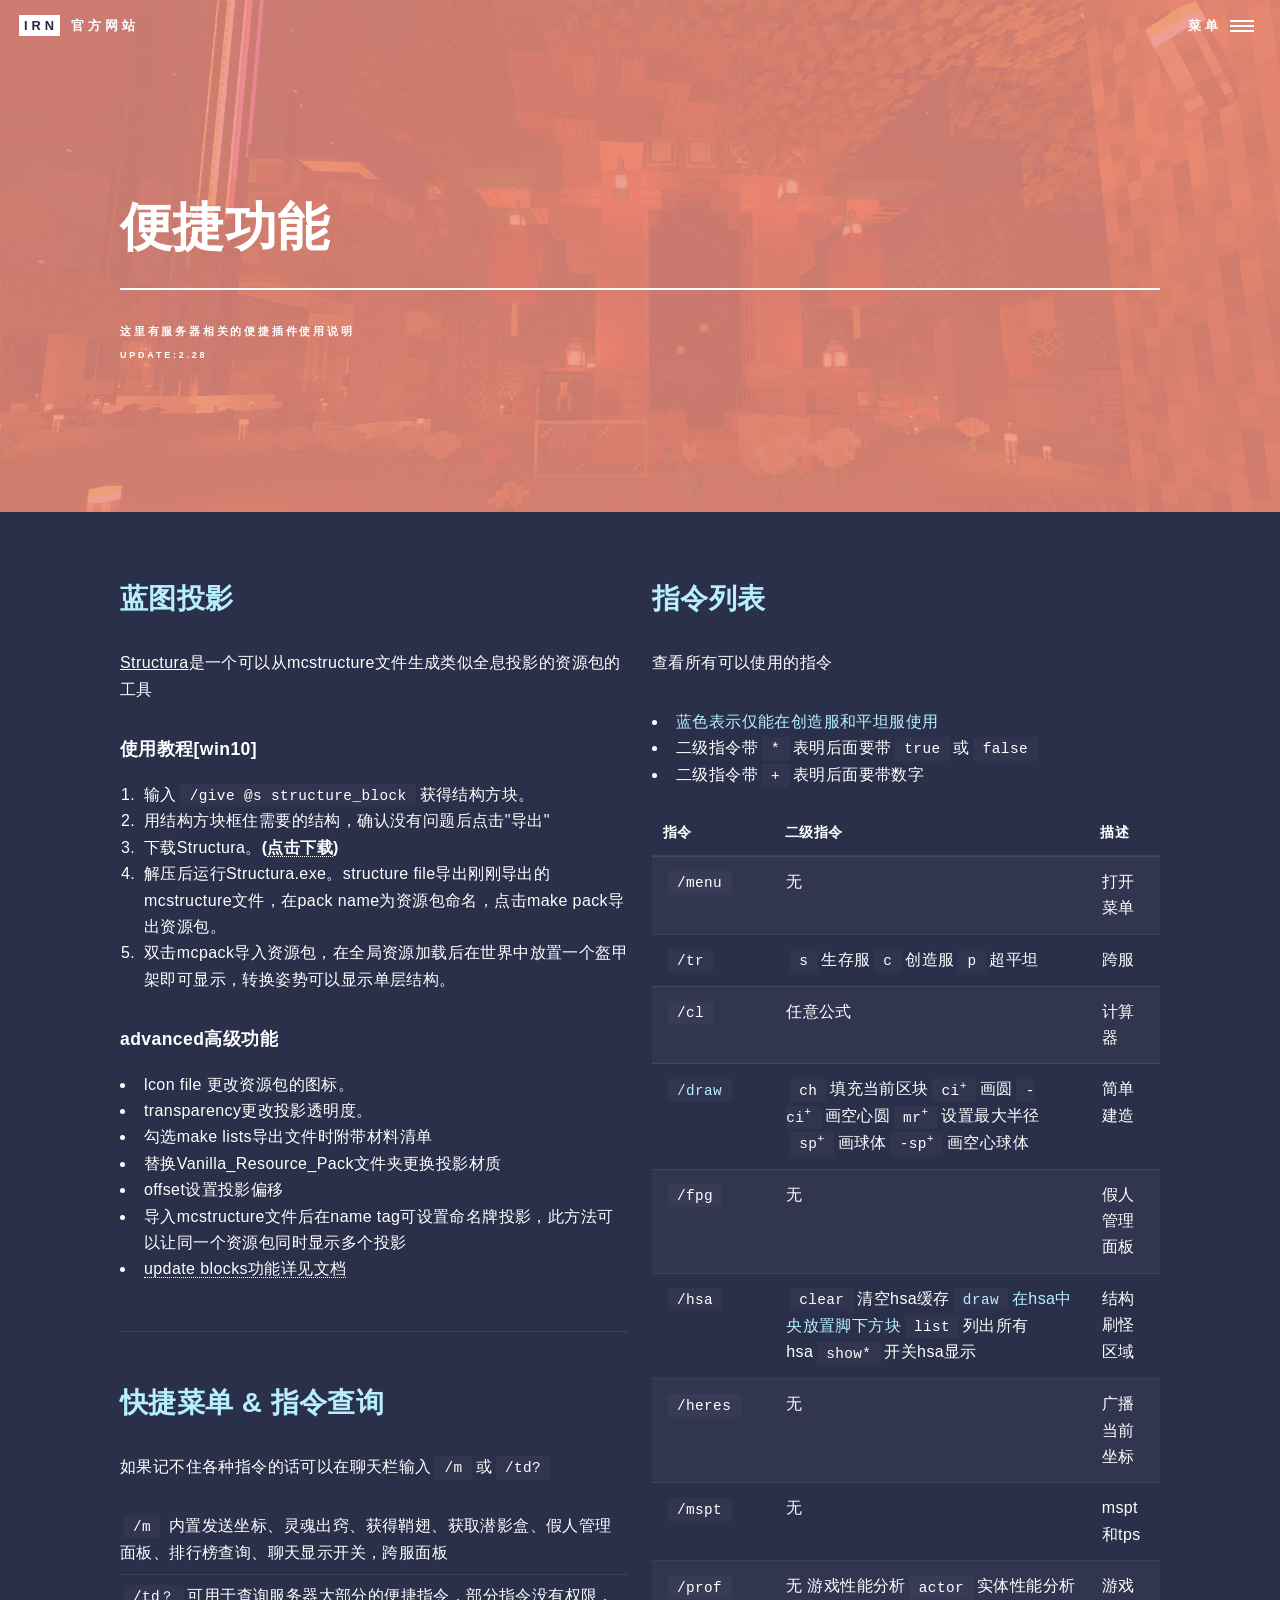
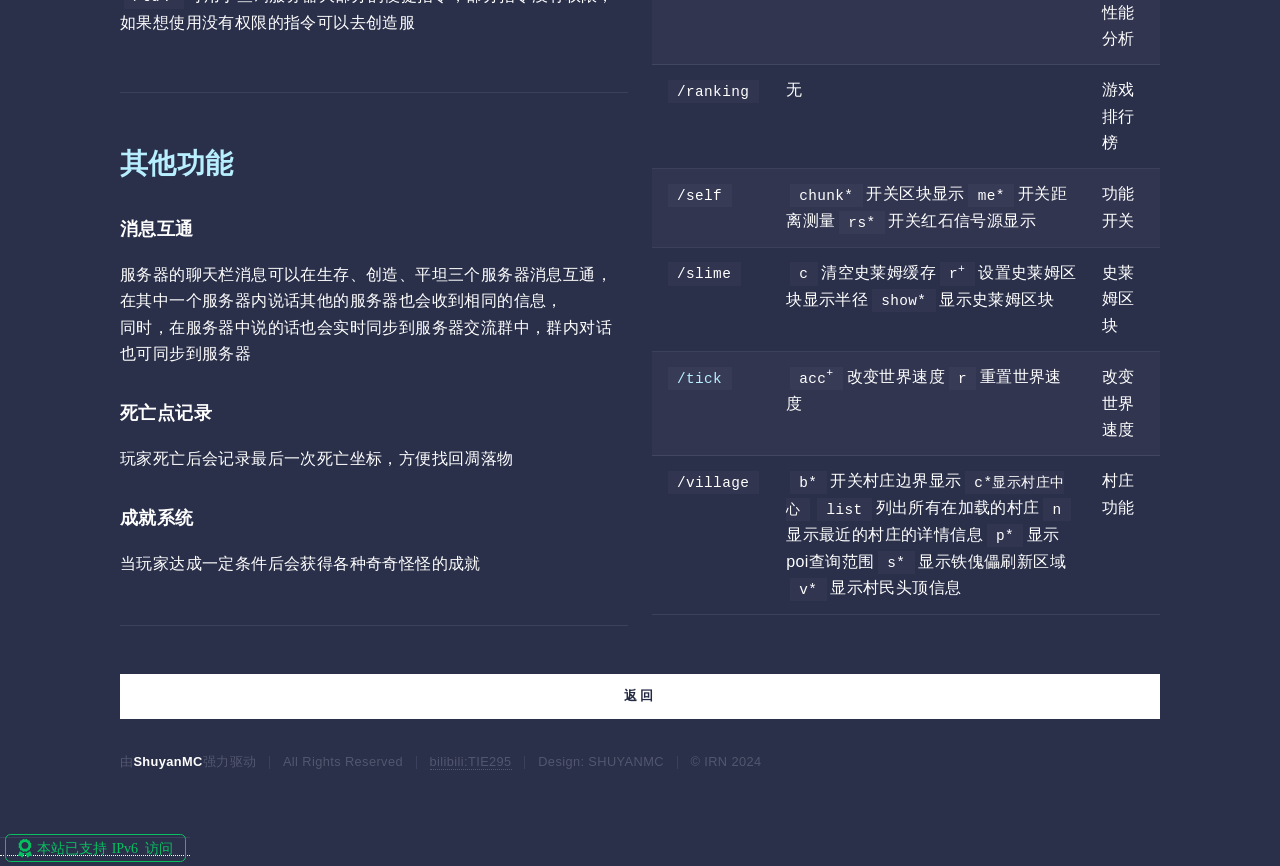
<file: function.html>
<!DOCTYPE HTML>
<!--
	Forty by HTML5 UP
	html5up.net | @ajlkn
	Free for personal and commercial use under the CCA 3.0 license (html5up.net/license)
-->
<html>
	<head>
		<title>IRON NETWORK | 官方网站</title>
				<meta charset="utf-8" />
				<meta name="keywords" content="喵,">
				<meta name="viewport" content="width=device-width, initial-scale=1, user-scalable=no" />
				<link rel="stylesheet" href="ty.css" />
			
			</head>
		<body class="is-preload">
		
			<!-- Wrapper -->
				<div id="wrapper">
		
					<!-- Header -->
						<header id="header" class="alt">
							<a href="index.html" class="logo"><strong>IRN</strong> <span> 官方网站</span></a>
							<nav>
								<a href="#menu">菜单</a>
							</nav>
						</header>
		
					<!-- Menu -->
						<nav id="menu">
							<ul class="links">
								<li><a href="index.html">首页</a></li>
								<li><a href="team.html">IRN team</a></li>
								<li><a href="function.html">便捷功能</a></li>
								<li><a href="404.html">最新动态</a></li>
							</ul>
							<ul class="actions stacked">
								<li><a href="https://qm.qq.com/q/AOsXL2hWg2" class="button primary fit">加入玩家交流群</a></li>
							</ul>
						</nav>

				<!-- Banner -->
				<!-- Note: The "styleN" class below should match that of the header element. -->
					<section id="banner" class="style3">
						<div class="inner">
							<span class="image">
								<img src="images/pic07.jpg" alt="" />
							</span>
							<header class="major">
								<h1>便捷功能</h1>
							</header>
							<div class="content">
								<p>这里有服务器相关的便捷插件使用说明<br><sub>update:2.28</sub></p>
							</div>
						</div>
					</section>

				<!-- Main -->
					<div id="main">

						<!-- One -->
					<div class="inner">
						<div class="row">
							<div class="col-6 col-12-small">
								<h2><font color="#b7efff">蓝图投影</font></h2>
								<p><u>Structura</u>是一个可以从mcstructure文件生成类似全息投影的资源包的工具</p>
								
								<h4>使用教程[win10]</h4>
								<ol>
									<li>输入<code>/give @s structure_block</code>获得结构方块。</li>
									<li>用结构方块框住需要的结构，确认没有问题后点击"导出"</li>
									<li>下载Structura。<b>(<a href="Structura.1.4.0.beta.zip">点击下载</a>)</b></li>
									<li>解压后运行Structura.exe。structure file导出刚刚导出的mcstructure文件，在pack name为资源包命名，点击make pack导出资源包。</li>
									<li>双击mcpack导入资源包，在全局资源加载后在世界中放置一个盔甲架即可显示，转换姿势可以显示单层结构。</li>
								</ol>
								<h4>advanced高级功能</h4>
								<ul>
									<li>lcon file 更改资源包的图标。</li>
									<li>transparency更改投影透明度。</li>
									<li>勾选make lists导出文件时附带材料清单</li>
									<li>替换Vanilla_Resource_Pack文件夹更换投影材质</li>
									<li>offset设置投影偏移</li>
									<li>导入mcstructure文件后在name tag可设置命名牌投影，此方法可以让同一个资源包同时显示多个投影</li>
									<li><a href="https://github.com/RavinMaddHatter/Structura/blob/main/docs/Editing%20Blocks.md">update blocks功能详见文档</a></li>
								</ul>
								<hr class="major" />
									<h2><font color="#b7efff">快捷菜单 &amp; 指令查询</font></h2>
									<p>如果记不住各种指令的话可以在聊天栏输入<code>/m</code>或<code>/td?</code></p>
									<ul class="alt">
										<li><code>/m</code> 内置发送坐标、灵魂出窍、获得鞘翅、获取潜影盒、假人管理面板、排行榜查询、聊天显示开关，跨服面板 </li>
										<li><code>/td？</code>可用于查询服务器大部分的便捷指令，部分指令没有权限，如果想使用没有权限的指令可以去创造服</li>
									</ul>
									<hr class="major" />
										<h2><font color="#b7efff">其他功能</font></h2>
										<h4>消息互通</h4>
										<p>服务器的聊天栏消息可以在生存、创造、平坦三个服务器消息互通，在其中一个服务器内说话其他的服务器也会收到相同的信息，<br />同时，在服务器中说的话也会实时同步到服务器交流群中，群内对话也可同步到服务器</p>
										<h4>死亡点记录</h4>
										<p>玩家死亡后会记录最后一次死亡坐标，方便找回凋落物</p>
										<h4>成就系统</h4>
										<p>当玩家达成一定条件后会获得各种奇奇怪怪的成就</p>
									<hr class="major" />
							</div>
							<div class="col-6 col-12-small">
								<h2><font color="#b7efff">指令列表</font></h2>
								<p>查看所有可以使用的指令</p>
								<ul>
									<li><font color="#b7efff">蓝色表示仅能在创造服和平坦服使用</font></li>
									<li>二级指令带<code>*</code>表明后面要带<code>true</code>或<code>false</code></li>
									<li>二级指令带<code>+</code>表明后面要带数字</li>
								</ul>
								<div class="table-wrapper">
									<table>
										<thead>
											<tr>
												<th>指令</th>
												<th>二级指令</th>
												<th>描述</th>
											</tr>
										</thead>
										<tbody>
											<tr>
												<td><code>/menu</code></td>
												<td>无</td>
												<td>打开菜单</td>
											</tr>
											<tr>
												<td><code>/tr</code></td>
												<td><code>s</code>生存服<code>c</code>创造服<code>p</code>超平坦</td>
												<td>跨服</td>
											</tr>
											<tr>
												<td><code>/cl</code></td>
												<td>任意公式</td>
												<td>计算器</td>
											</tr>
											<tr>
												<td><code><font color="#b7efff">/draw</font></code></td>
												<td><code>ch</code>填充当前区块<code>ci<sup>+</sup></code>画圆<code>-ci<sup>+</sup></code>画空心圆<code>mr<sup>+</sup></code>设置最大半径<code>sp<sup>+</sup></code>画球体<code>-sp<sup>+</sup></code>画空心球体</td>
												<td>简单建造</td>
											</tr>
											<tr>
												<td><code>/fpg</code></td>
												<td>无</td>
												<td>假人管理面板</td>
											</tr>
											<tr>
												<td><code>/hsa</code></td>
												<td><code>clear</code>清空hsa缓存<code><font color="#b7efff">draw</code>在hsa中央放置脚下方块</font><code>list</code>列出所有hsa<code>show*</code>开关hsa显示</td>
												<td>结构刷怪区域</td>
											</tr>
											<tr>
												<td><code>/heres</code></td>
												<td>无</td>
												<td>广播当前坐标</td>
											</tr>
											<tr>
												<td><code>/mspt</code></td>
												<td>无</td>
												<td>mspt和tps</td>
											</tr>
											<tr>
												<td><code>/prof</code></td>
												<td>无 游戏性能分析<code>actor</code>实体性能分析</td>
												<td>游戏性能分析</td>
											</tr>
											<tr>
												<td><code>/ranking</code></td>
												<td>无</td>
												<td>游戏排行榜</td>
											</tr>
											<tr>
												<td><code>/self</code></td>
												<td><code>chunk*</code>开关区块显示<code>me*</code>开关距离测量<code>rs*</code>开关红石信号源显示</td>
												<td>功能开关</td>
											</tr>
											<tr>
												<td><code>/slime</code></td>
												<td><code>c</code>清空史莱姆缓存<code>r<sup>+</sup></code>设置史莱姆区块显示半径<code>show*</code>显示史莱姆区块</td>
												<td>史莱姆区块</td>
											</tr>
											<tr>
												<td><code><font color="#b7efff">/tick</font></code></td>
												<td><code>acc<sup>+</sup></code>改变世界速度<code>r</code>重置世界速度</td>
												<td>改变世界速度</td>
											</tr>
											<tr>
												<td><code>/village</code></td>
												<td><code>b*</code>开关村庄边界显示<code>c*显示村庄中心</code><code>list</code>列出所有在加载的村庄<code>n</code>显示最近的村庄的详情信息<code>p*</code>显示poi查询范围<code>s*</code>显示铁傀儡刷新区域<code>v*</code>显示村民头顶信息</td>
												<td>村庄功能</td>
											</tr>
										</tbody>
									</table>
								</div>
							</div>
					</div>
					<div class="col-6 col-12-small">
						<ul class="actions stacked">
						<li><a href="index.html" class="button primary fit">返回</a></li>
						</ul>
					</div>
				<!-- Footer -->
					<footer id="footer">
						<div class="inner">
							<ul class="copyright">
								<li>由<strong>ShuyanMC</strong>强力驱动</li><li>All Rights Reserved</li><li><a href="https://space.bilibili.com/3461577940404347?spm_id_from=333.337.0.0">bilibili:TIE295</a></li><li>Design: SHUYANMC</li><li>&copy; IRN 2024</li>
							</ul>
						</div>
					</footer>
					</div>

			

		<!-- Scripts -->

			<script src="ty.js"></script>
			<script src="ty2.js"></script>
<a href="https://ipw.cn/ipv6webcheck/?site=cn.hk.zream1.hayfrp.ink" title="本站支持IPv6访问" target='_blank'><img style='display:inline-block;vertical-align:middle' alt="本站支持IPv6访问" src="ipv6-s1.svg"></a>
	</body>
</html>
</file>
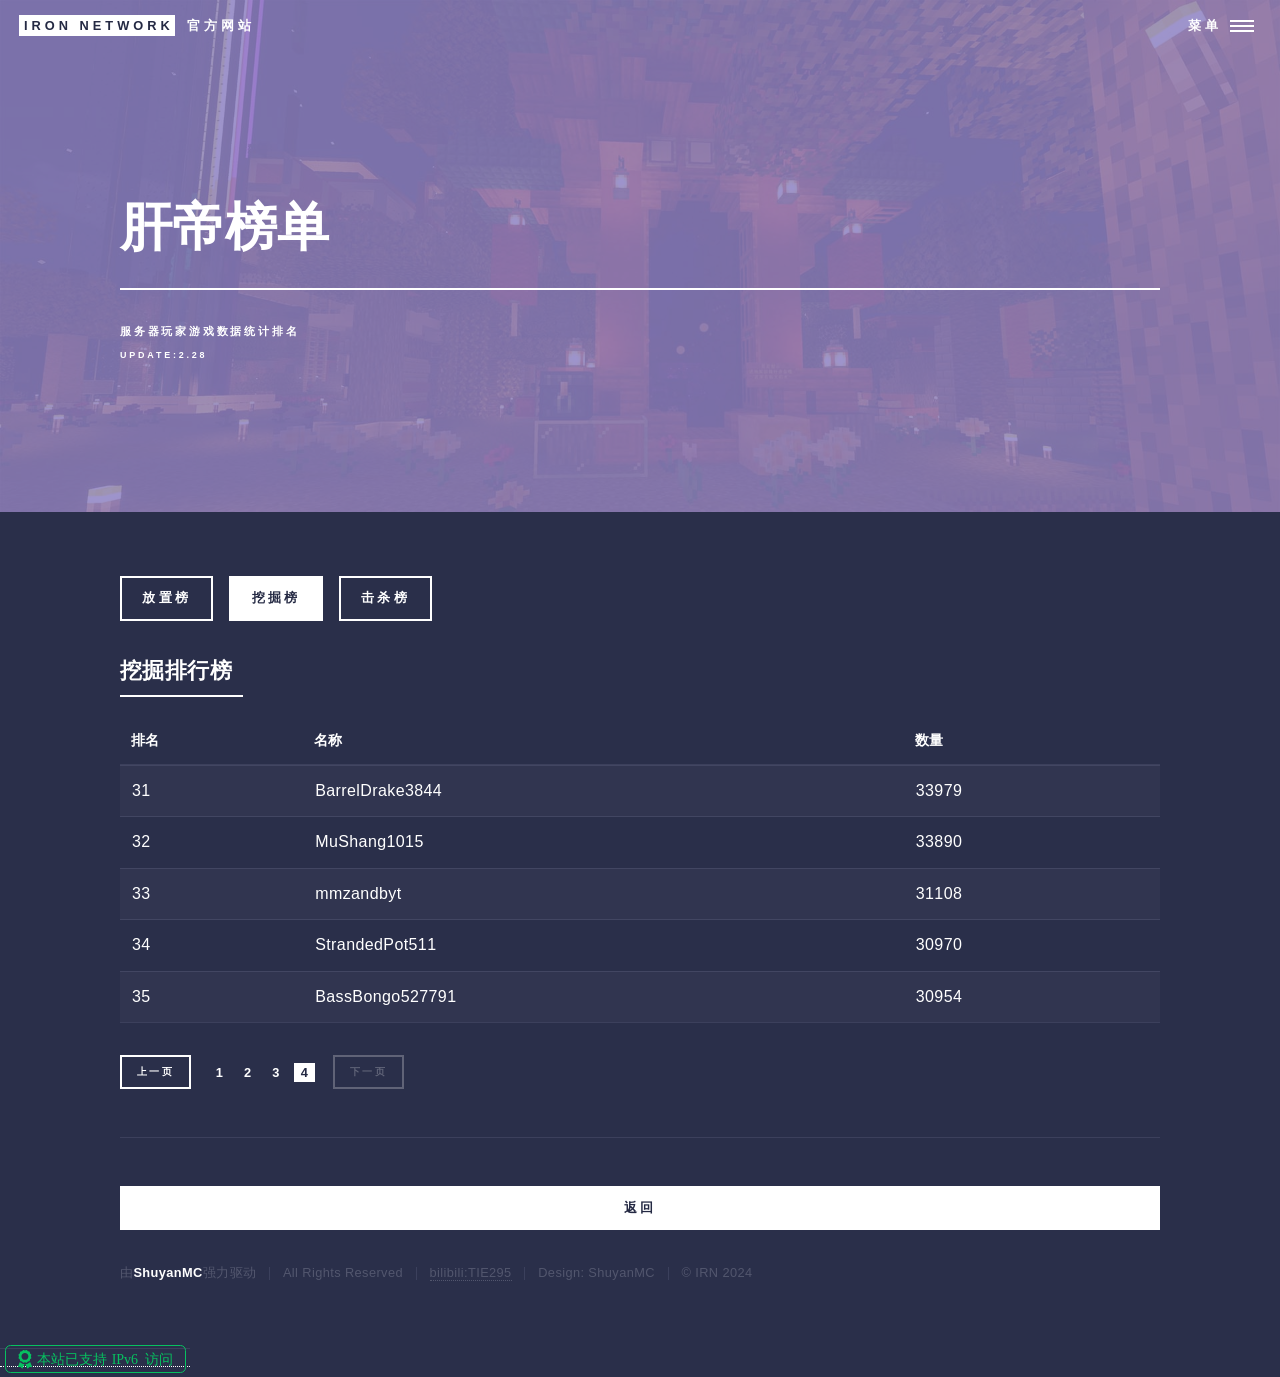
<file: list-w-1.html>
<!DOCTYPE HTML>
<!--
	Forty by HTML5 UP
	html5up.net | @ajlkn
	Free for personal and commercial use under the CCA 3.0 license (html5up.net/license)
-->
<html>
	<head>
			<title>IRON NETWORK | 官方网站</title>
			<meta charset="utf-8" />
			<meta name="keywords" content="喵喵喵,">
			<meta name="viewport" content="width=device-width, initial-scale=1, user-scalable=no" />
			<link rel="stylesheet" href="ty.css" />
	
		</head>
	<body class="is-preload">

		<!-- Wrapper -->
			<div id="wrapper">

				<!-- Header -->
					<header id="header" class="alt">
						<a href="index.html" class="logo"><strong>Iron Network</strong> <span> 官方网站</span></a>
						<nav>
							<a href="#menu">菜单</a>
						</nav>
					</header>

				<!-- Menu -->
					<nav id="menu">
						<ul class="links">
							<li><a href="index.html">首页</a></li>
							<li><a href="team.html">IR team</a></li>
							<li><a href="function.html">便捷功能</a></li>
							<li><a href="404.html">最新动态</a></li>
						</ul>
						<ul class="actions stacked">
							<li><a href="https://qm.qq.com/q/AOsXL2hWg2" class="button primary fit">加入玩家交流群</a></li>
						</ul>
					</nav>

				<!-- Banner -->
				<!-- Note: The "styleN" class below should match that of the header element. -->
					<section id="banner" class="style2">
						<div class="inner">
							<span class="image">
								<img src="images/pic07.jpg" alt="" />
							</span>
							<header class="major">
								<h1>肝帝榜单</h1>
								</header>
								<div class="content">
									<p>服务器玩家游戏数据统计排名<br><sub>update:2.28</sub></p>
								</div>
						</div>
					</section>

				<!-- Main -->
					<div id="main">

						<!-- One -->
<div class="inner">
	<ul class="actions">
		<li><a href="list-f-1.html" class="button ">放置榜</a></li>
			<li><a href="list-w-1.html" class="button primary">挖掘榜</a></li>
			<li><a href="list-j-1.html" class="button ">击杀榜</a></li>
		</ul>
	<header class="major">
	<h3>挖掘排行榜</h3>
	</header>
					<div class="table-wrapper">
														<table>
															<thead>
																<tr>
																	<th>排名</th>
																	<th>名称</th>
																	<th>数量</th>
																</tr>
															</thead>
															<tbody>
																<!-- <tr>
																	<td>1</td>
																	<td>With warmth</td>
																	<td>446717</td>
																</tr>
																<tr>
																	<td>2</td>
																	<td>Anmmhsh2020</td>
																	<td>301896</td>
																</tr>
																<tr>
																	<td>3</td>
																	<td>Eleanorly A</td>
																	<td>270586</td>
																</tr>
																<tr>
																	<td>4</td>
																	<td>Bad luck net</td>
																	<td>234858</td>
																</tr>
																<tr>
																	<td>5</td>
																	<td>Mr Redsugar</td>
																	<td>245167</td>
																</tr>
																<tr>
																	<td>6</td>
																	<td>Adraesnt E</td>
																	<td>171582</td>
																</tr>
																<tr>
																	<td>7</td>
																	<td>Utoboy</td>
																	<td>164828</td>
																</tr>
																<tr>
																	<td>8</td>
																	<td>ComMu5374</td>
																	<td>149169</td>
																</tr>
																<tr>
																	<td>9</td>
																	<td>Nanchen2021</td>
																	<td>140752</td>
																</tr>
																<tr>
																	<td>10</td>
																	<td>toolman4000</td>
																	<td>120750</td>
																</tr>
																</tbody>
																		</tfoot>
																	</table>
																</div>
																 <tr>
																 	<td>11</td>
																 	<td>New Elk Appear</td>
																 	<td>1134777</td>
																 </tr>
																 <tr>
																 	<td>12</td>
																 	<td>BookableBread15</td>
																 	<td>97730</td>
																 </tr><tr>
																	<td>13</td>
																	<td>Mr xiaoqiao002</td>
																	<td>86525</td>
																</tr><tr>
																	<td>14</td>
																	<td>Z whitesugar</td>
																	<td>74786</td>
																</tr><tr>
																	<td>15</td>
																	<td>Han yich</td>
																	<td>71947</td>
																</tr>
																<tr>
																	<td>16</td>
																	<td>H wooden leader</td>
																	<td>70464</td>
																</tr>
																<tr>
																	<td>17</td>
																	<td>VCCTXT2333</td>
																	<td>66535</td>
																</tr>
																<tr>
																	<td>18</td>
																	<td>tenyears10</td>
																	<td>61744</td>
																</tr>
																<tr>
																	<td>19</td>
																	<td>criminal1495</td>
																	<td>61683</td>
																</tr>
																<tr>
																	<td>20</td>
																	<td>MASDHEI</td>
																	<td>59018</td>
																</tr>
																<tr>
																	<td>21</td>
																	<td>War spirit yy</td>
																	<td>58544</td>
																</tr>
																<tr>
																	<td>22</td>
																	<td>UnflowerFruit</td>
																	<td>55479</td>
																</tr>
																<tr>
																	<td>23</td>
																	<td>CYJZZG</td>
																	<td>42445</td>
																</tr>
																<tr>
																	<td>24</td>
																	<td>GuiguiPikel</td>
																	<td>42493</td>
																</tr>
																<tr>
																	<td>25</td>
																	<td>PastCarrot30221</td>
																	<td>42090</td>
																</tr>
																<tr>
																	<td>26</td>
																	<td>ExcessAsh136840</td>
																	<td>41465</td>
																</tr>
																<tr>
																	<td>27</td>
																	<td>Yikeone</td>
																	<td>36958</td>
																</tr>
																<tr>
																	<td>28</td>
																	<td>witherskt</td>
																	<td>36514</td>
																</tr>
																<tr>
																	<td>29</td>
																	<td>JHYY5275</td>
																	<td>35581</td>
																</tr>
																<tr>
																	<td>30</td>
																	<td>ChocoPie</td>
																	<td>35153</td>
																</tr> -->
																<tr>
																	<td>31</td>
																	<td>BarrelDrake3844</td>
																	<td>33979</td>
																</tr>
																<tr>
																	<td>32</td>
																	<td>MuShang1015</td>
																	<td>33890</td>
																</tr>
																<tr>
																	<td>33</td>
																	<td>mmzandbyt</td>
																	<td>31108</td>
																</tr>
																<tr>
																	<td>34</td>
																	<td>StrandedPot511</td>
																	<td>30970</td>
																</tr>
																<tr>
																	<td>35</td>
																	<td>BassBongo527791</td>
																	<td>30954</td>
																</tr>
															</tbody>
															</tfoot>
														</table>
													</div>
										<ul class="pagination">
											<li><a href="list-w-3.html" class="button small">上一页</a></li>
											<li><a href="list-w-1.html" class="page">1</a></li>
											<li><a href="list-w-2.html" class="page">2</a></li>
											<li><a href="list-w-3.html" class="page">3</a></li>
											<li><a href="list-w-4.html" class="page active">4</a></li>
											<li><a href="list-w-4.html" class="button small disabled">下一页</a></li>
										</ul>
										<hr class="major" />
										<div class="col-6 col-12-small">
											<ul class="actions stacked">
											<li><a href="index.html" class="button primary fit">返回</a></li>
											</ul>
										</div>
				<!-- Contact -->
					<footer id="footer">
						<div class="inner">
							<ul class="copyright">
								<li>由<strong>ShuyanMC</strong>强力驱动</li><li>All Rights Reserved</li><li><a href="https://space.bilibili.com/3461577940404347?spm_id_from=333.337.0.0">bilibili:TIE295</a></li><li>Design: ShuyanMC</li><li>&copy; IRN 2024</li>
							</ul>
						</div>
					</footer>

			</div>

		<!-- Scripts -->
				<script src="ty.js"></script>
			<script src="ty2.js"></script>
			<a href="https://ipw.cn/ipv6webcheck/?site=cn.hk.zream1.hayfrp.ink" title="本站支持IPv6访问" target='_blank'><img style='display:inline-block;vertical-align:middle' alt="本站支持IPv6访问" src="ipv6-s1.svg"></a>

	</body>
</file>
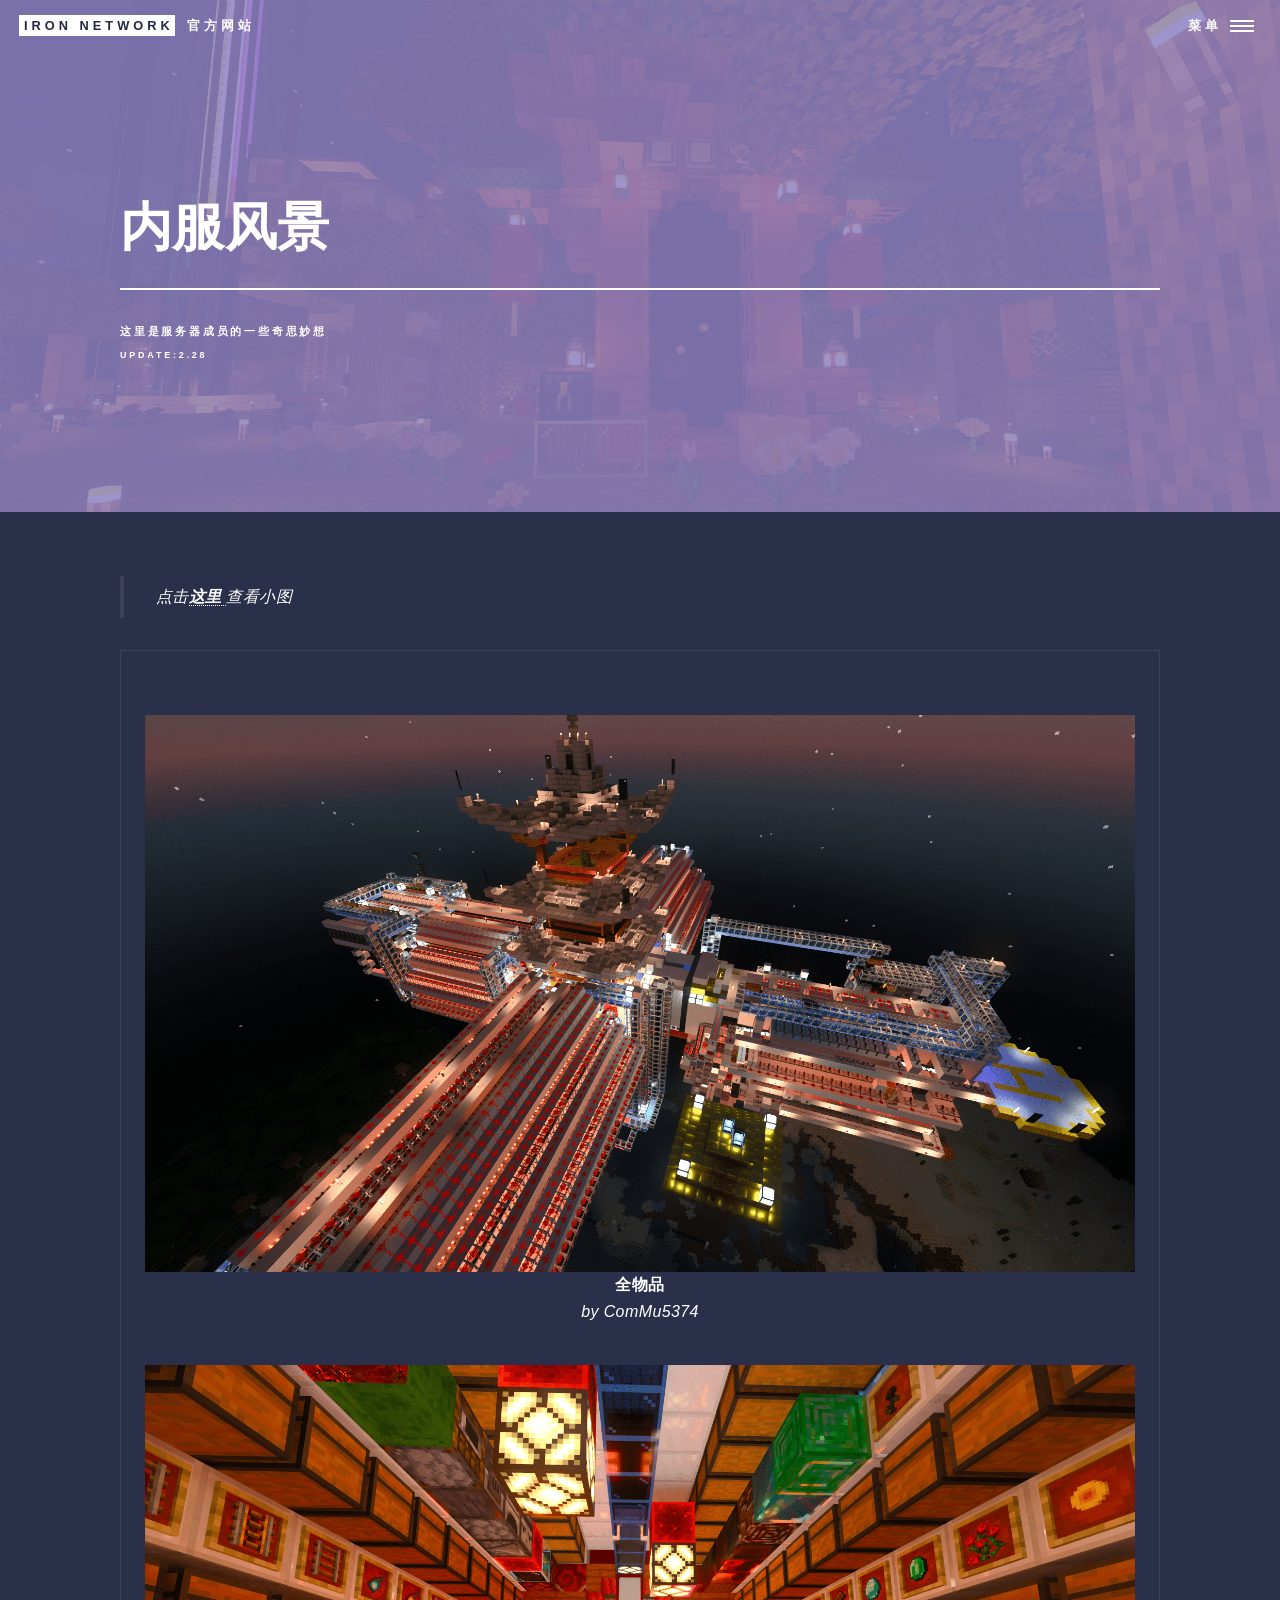
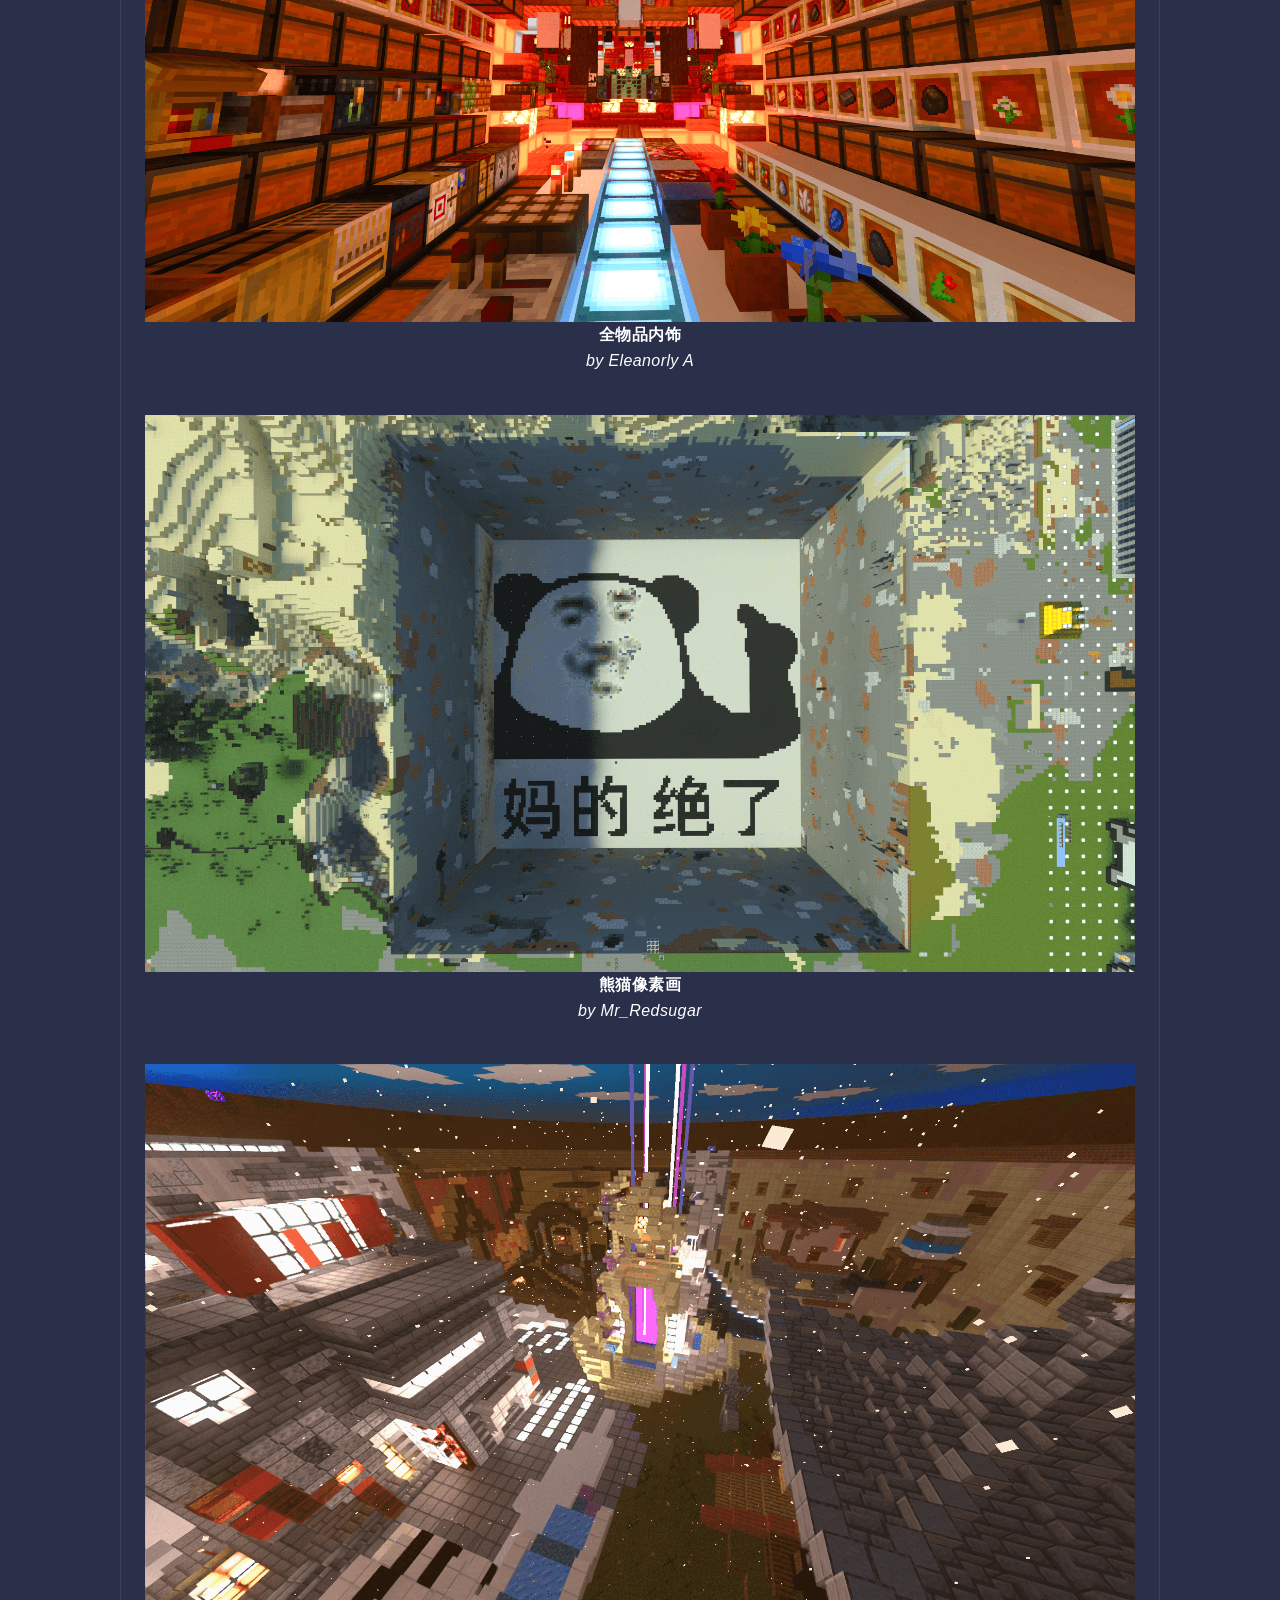
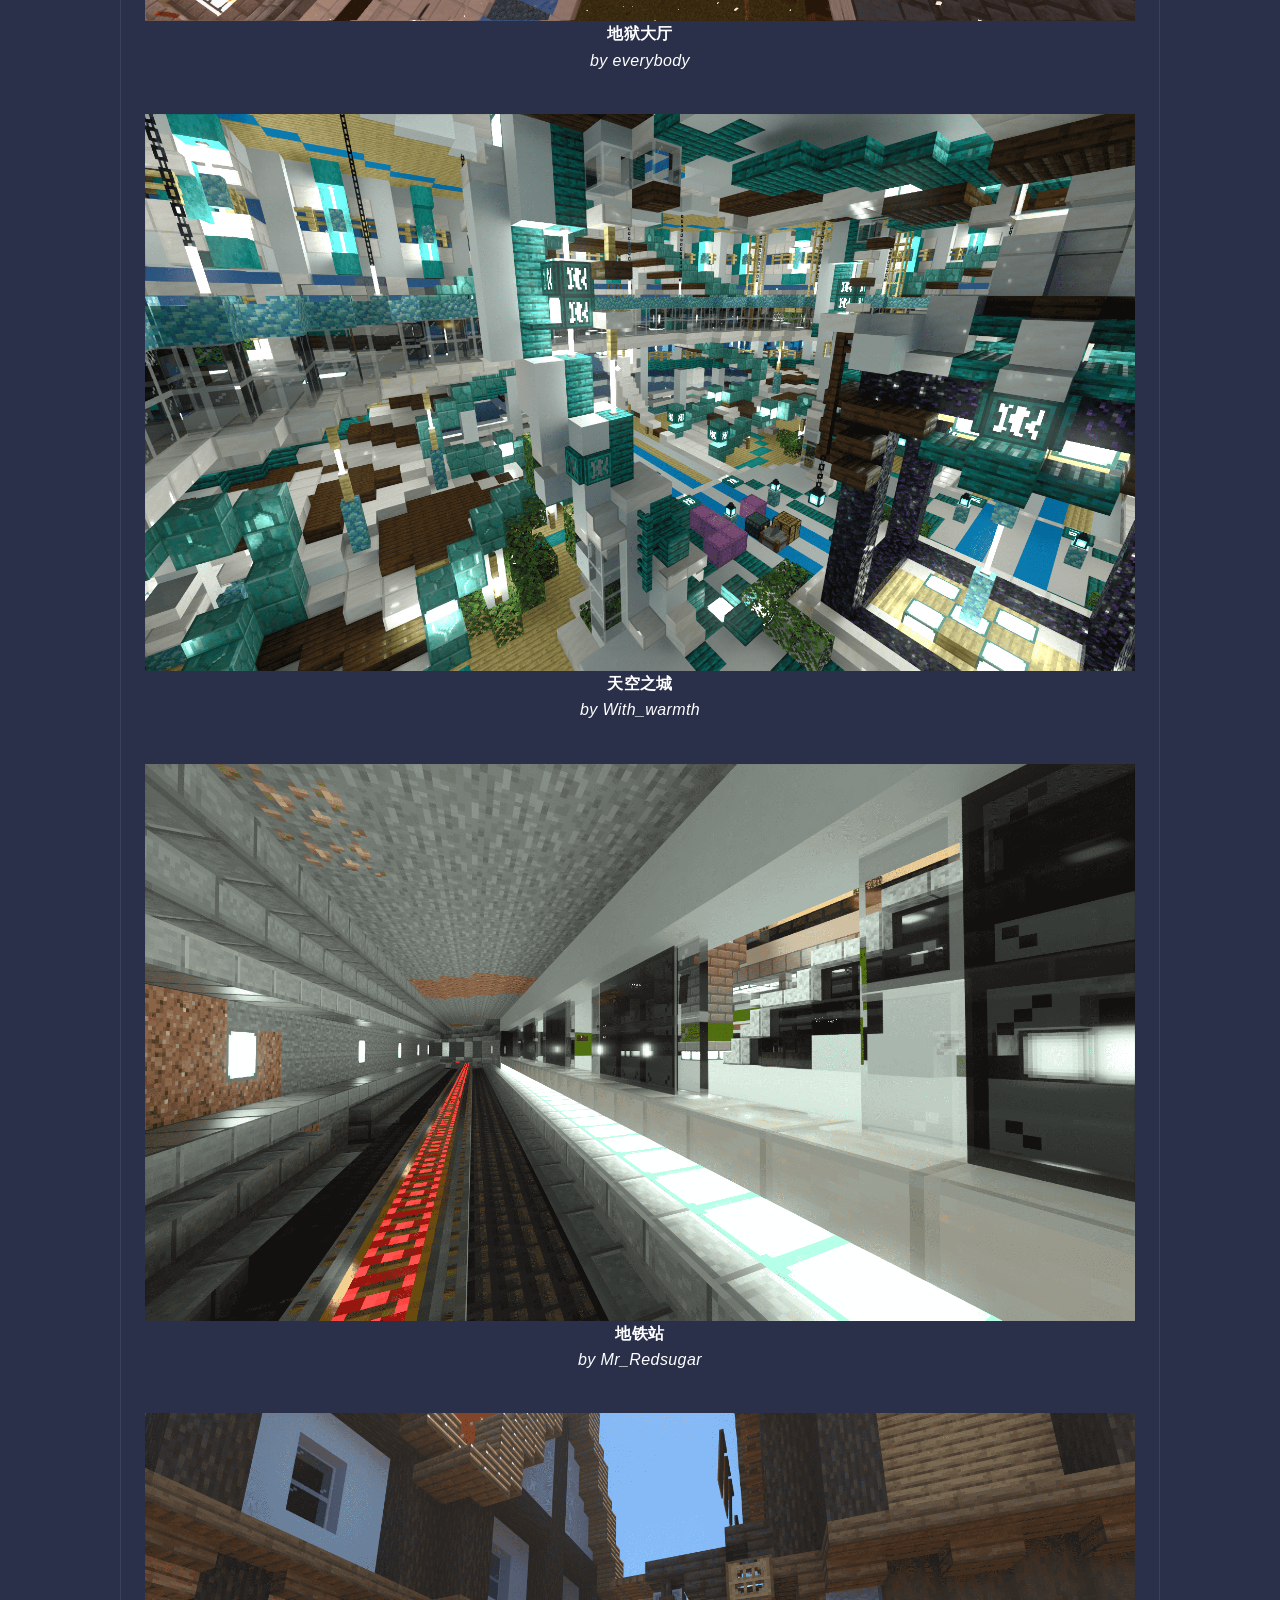
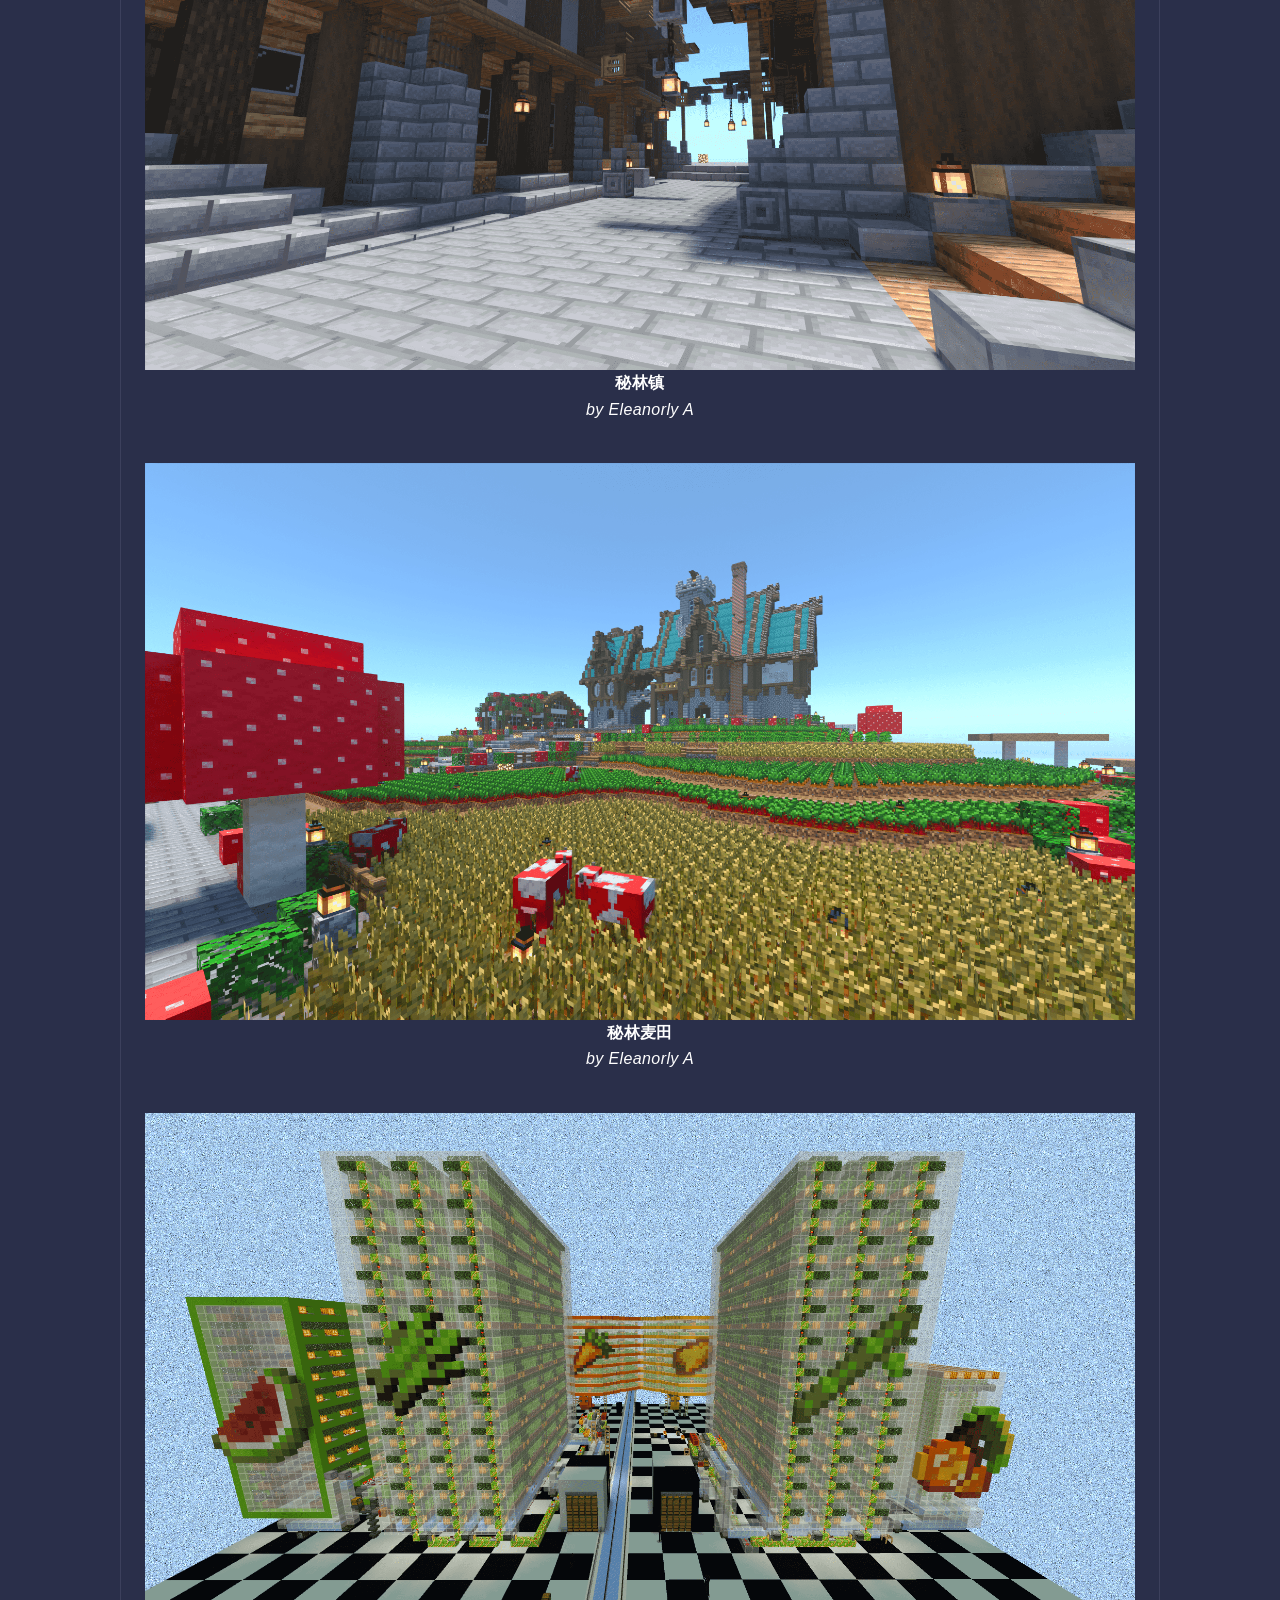
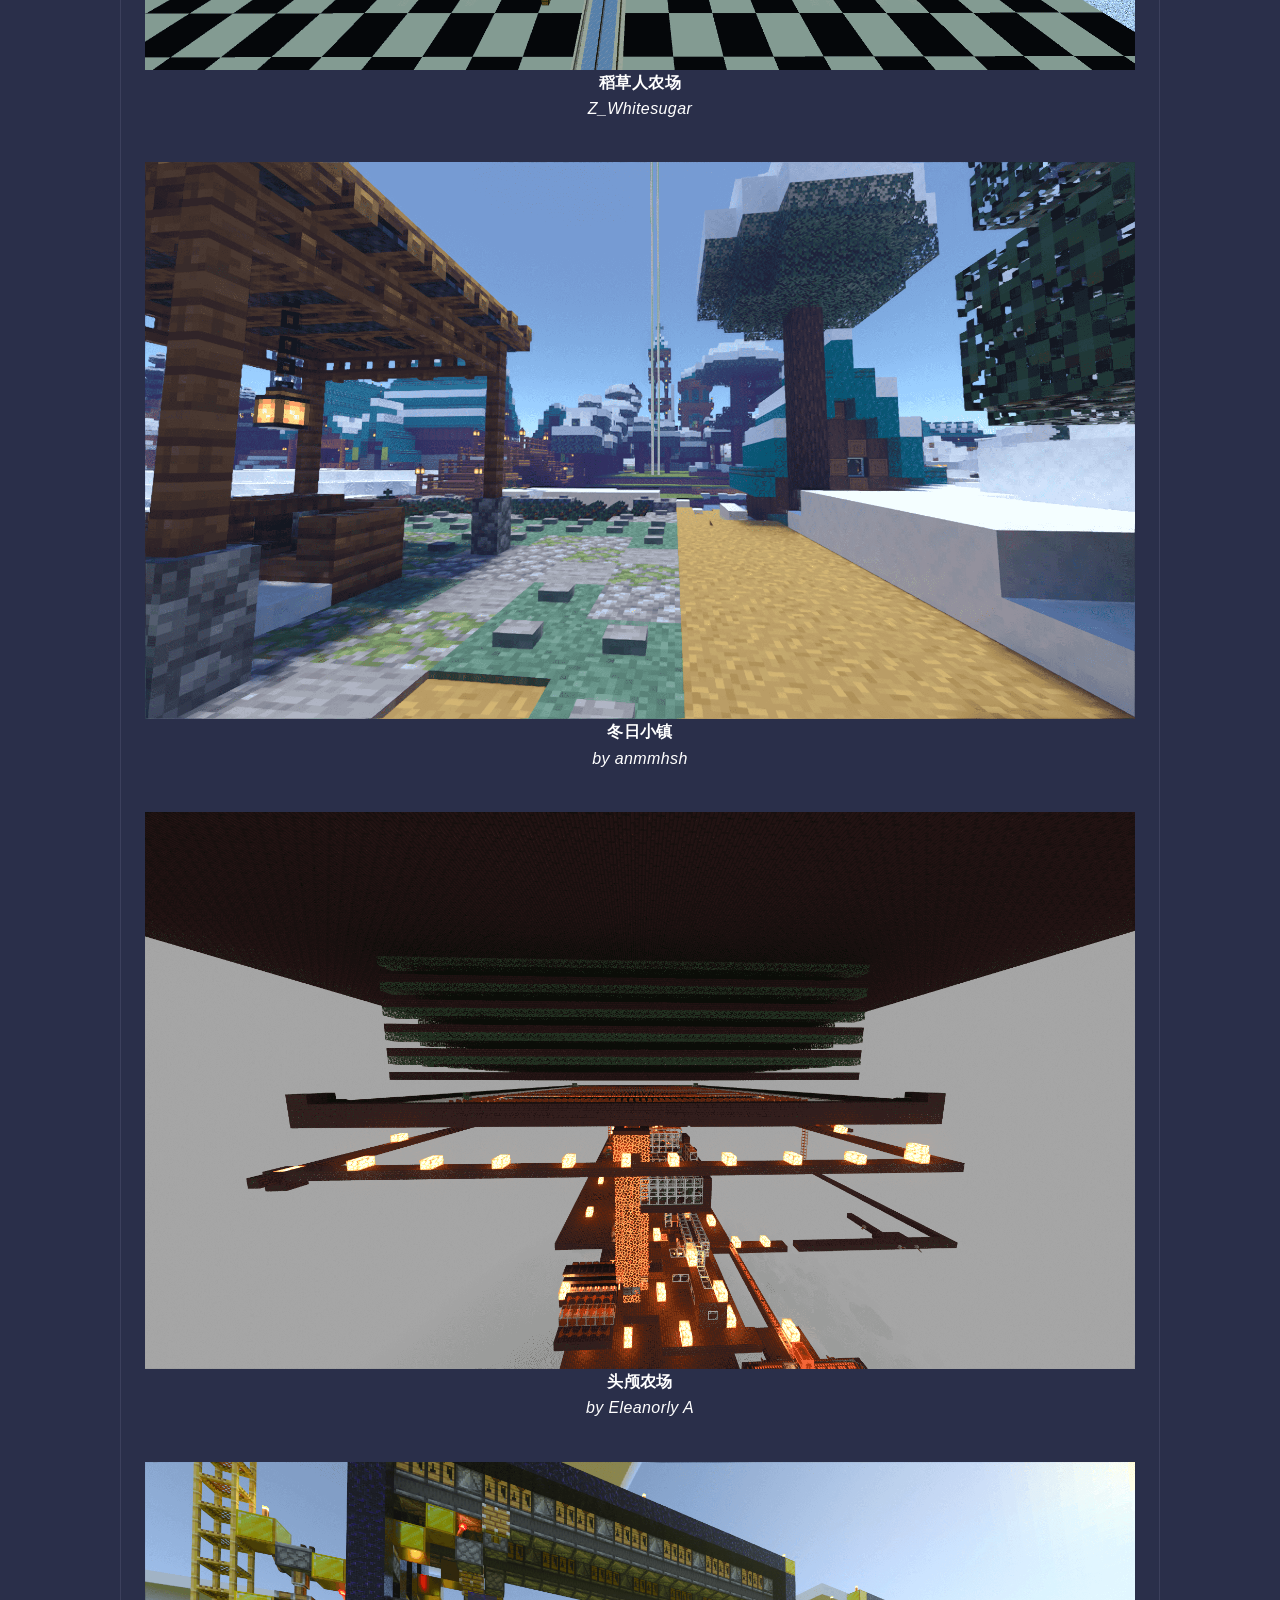
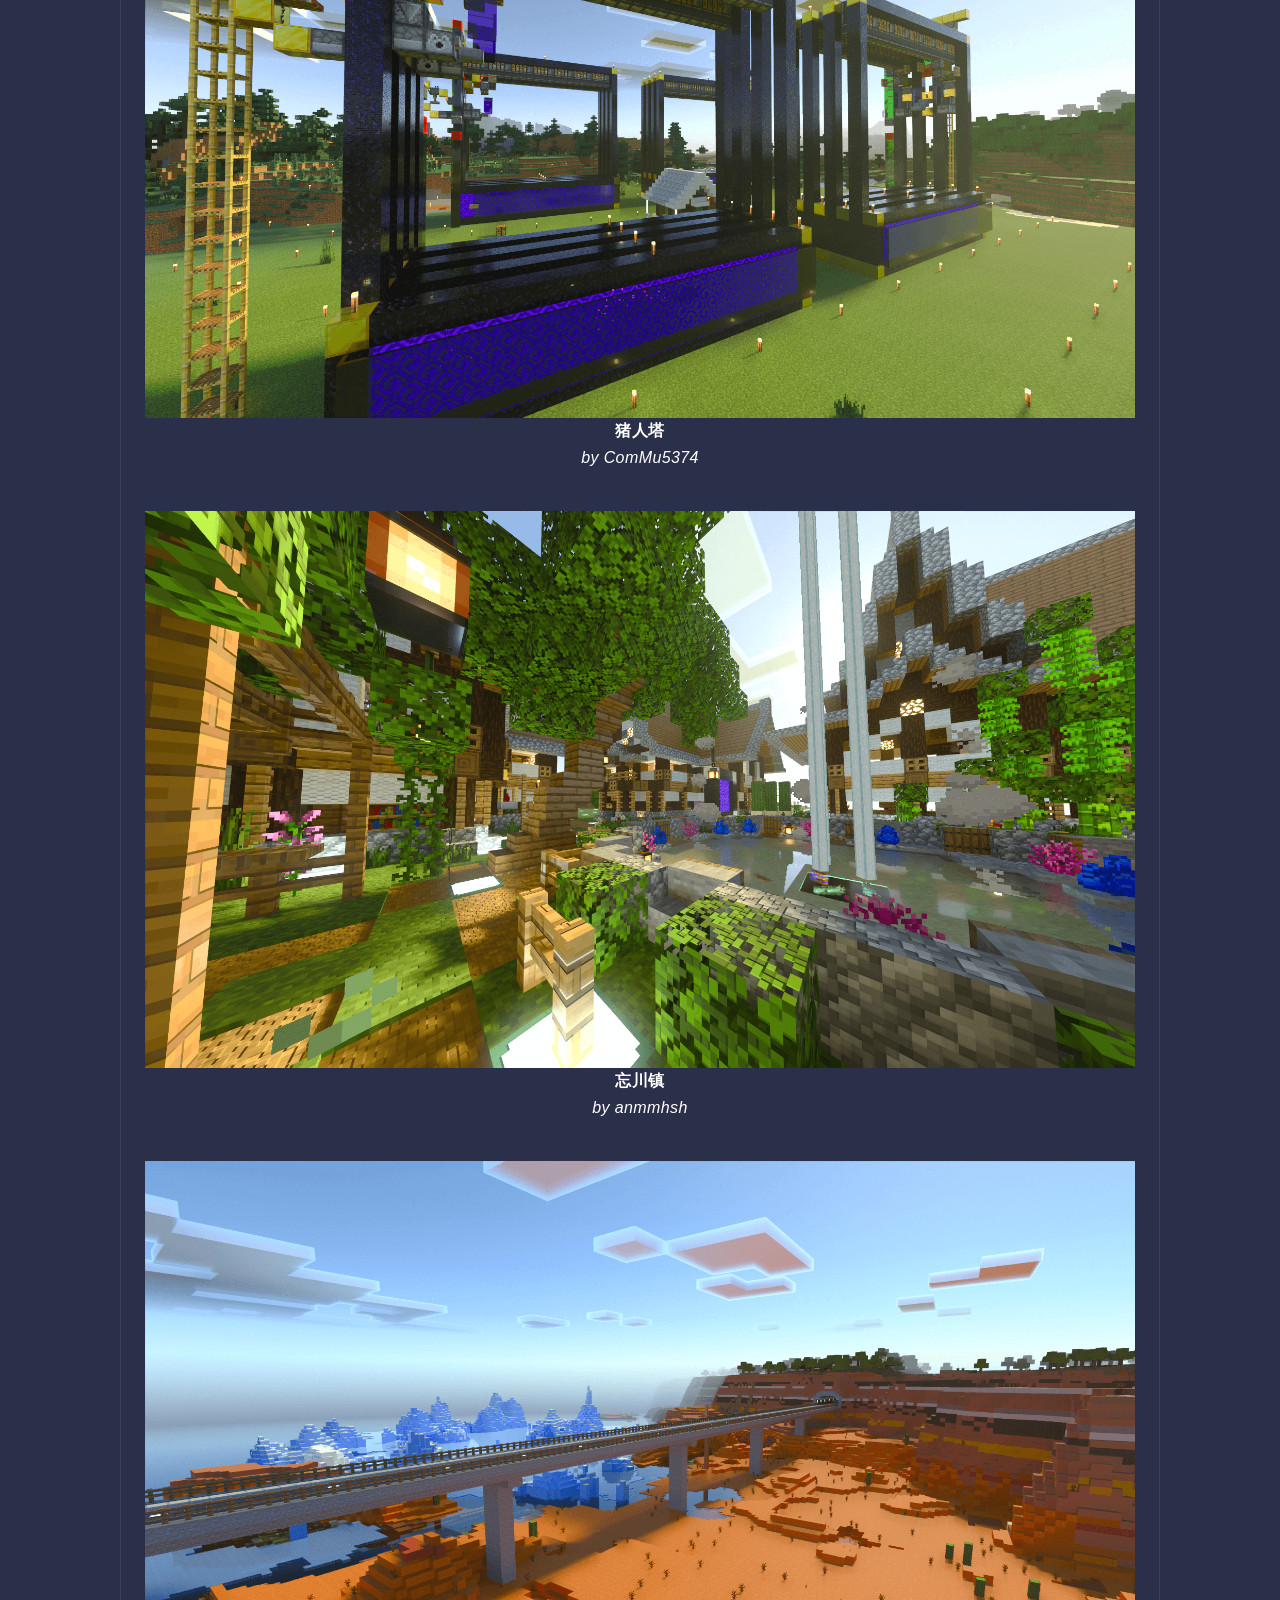
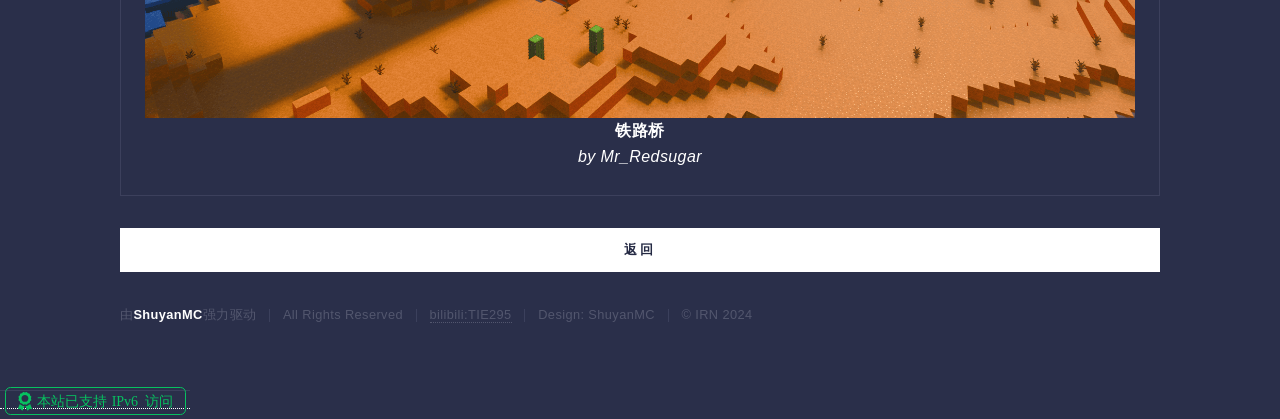
<file: pic-1.html>
<!DOCTYPE HTML>
<!--
	Forty by HTML5 UP
	html5up.net | @ajlkn
	Free for personal and commercial use under the CCA 3.0 license (html5up.net/license)
-->
<html>
	<head>
			<title>IRON NETWORK | 官方网站</title>
			<meta charset="utf-8" />
			<meta name="keywords" content="喵喵喵,">
			<meta name="viewport" content="width=device-width, initial-scale=1, user-scalable=no" />
			<link rel="stylesheet" href="ty.css" />
		
		</head>
	<body class="is-preload">

		<!-- Wrapper -->
			<div id="wrapper">

				<!-- Header -->
					<header id="header" class="alt">
						<a href="index.html" class="logo"><strong>Iron Network</strong> <span> 官方网站</span></a>
						<nav>
							<a href="#menu">菜单</a>
						</nav>
					</header>

				<!-- Menu -->
					<nav id="menu">
						<ul class="links">
							<li><a href="index.html">首页</a></li>
							<li><a href="team.html">IR team</a></li>
							<li><a href="function.html">便捷功能</a></li>
							<li><a href="404.html">最新动态</a></li>
						</ul>
						<ul class="actions stacked">
							<li><a href="https://qm.qq.com/q/AOsXL2hWg2" class="button primary fit">加入玩家交流群</a></li>
						</ul>
					</nav>

				<!-- Banner -->
				<!-- Note: The "styleN" class below should match that of the header element. -->
					<section id="banner" class="style2">
						<div class="inner">
							<span class="image">
								<img src="images/pic07.jpg" alt="" />
							</span>
							<header class="major">
								<h1>内服风景</h1>
								</header>
								<div class="content">
									<p>这里是服务器成员的一些奇思妙想<br><sub>update:2.28</sub></p>
								</div>
						</div>
					</section>

				<!-- Main -->
					<div id="main">

						<!-- One -->
<div class="inner">
															<blockquote>点击<b><a href="pic.html">这里 </b></a>查看小图</a></blockquote>
															<div class="box">
																	<div class="col-6"><span class="image main"><img src="images/pic24.png" alt="" /><p align="center"><b>全物品</b><br /><i> by ComMu5374</i></p></span></div>
																	<div class="col-6"><span class="image main"><img src="images/pic25.png" alt="" /><p align="center"><b>全物品内饰</b><br /><i> by Eleanorly A</i></p></span></div>
																	<div class="col-6"><span class="image main"><img src="images/pic26.png" alt="" /><p align="center"><b>熊猫像素画</b><br /><i> by Mr_Redsugar</i></p></span></div>
																	<div class="col-6"><span class="image main"><img src="images/pic27.png" alt="" /><p align="center"><b>地狱大厅</b><br /><i> by everybody</i></p></span></div>
																	<div class="col-6"><span class="image main"><img src="images/pic28.png" alt="" /><p align="center"><b>天空之城</b><br /><i> by With_warmth</i></p></span></div>
																	<div class="col-6"><span class="image main"><img src="images/pic29.png" alt="" /><p align="center"><b>地铁站</b><br /><i> by Mr_Redsugar</i></p></span></div>
																	<div class="col-6"><span class="image main"><img src="images/pic30.png" alt="" /><p align="center"><b>秘林镇</b><br /><i> by Eleanorly A</i></p></span></div>
																	<div class="col-6"><span class="image main"><img src="images/pic31.png" alt="" /><p align="center"><b>秘林麦田</b><br /><i> by Eleanorly A</i></p></span></div>
																	<div class="col-6"><span class="image main"><img src="images/pic32.png" alt="" /><p align="center"><b>稻草人农场</b><br /><i> Z_Whitesugar</i></p></span></div>
																	<div class="col-6"><span class="image main"><img src="images/pic33.png" alt="" /><p align="center"><b>冬日小镇</b><br /><i> by anmmhsh</i></p></span></div>
																	<div class="col-6"><span class="image main"><img src="images/pic34.png" alt="" /><p align="center"><b>头颅农场</b><br /><i> by Eleanorly A</i></p></span></div>
																	<div class="col-6"><span class="image main"><img src="images/pic35.png" alt="" /><p align="center"><b>猪人塔</b><br /><i> by ComMu5374</i></p></span></div>
																	<div class="col-6"><span class="image main"><img src="images/pic36.png" alt="" /><p align="center"><b>忘川镇</b><br /><i> by anmmhsh</i></p></span></div>
																	<div class="col-6"><span class="image main"><img src="images/pic37.png" alt="" /><p align="center"><b>铁路桥</b></b><br /><i> by Mr_Redsugar</i></p></span></div>
																	</div>
										<div class="col-6 col-12-small">
											<ul class="actions stacked">
											<li><a href="index.html" class="button primary fit">返回</a></li>
											</ul>
										</div>
					<!-- Contact -->
					<footer id="footer">
						<div class="inner">
							<ul class="copyright">
								<li>由<strong>ShuyanMC</strong>强力驱动</li><li>All Rights Reserved</li><li><a href="https://space.bilibili.com/3461577940404347?spm_id_from=333.337.0.0">bilibili:TIE295</a></li><li>Design: ShuyanMC</li><li>&copy; IRN 2024</li>
							</ul>
						</div>
					</footer>

			</div>

		<!-- Scripts -->
		<script src="ty.js"></script>
			<script src="ty2.js"></script>
<a href="https://ipw.cn/ipv6webcheck/?site=cn.hk.zream1.hayfrp.ink" title="本站支持IPv6访问" target='_blank'><img style='display:inline-block;vertical-align:middle' alt="本站支持IPv6访问" src="ipv6-s1.svg"></a>
	</body>
</html>
</file>
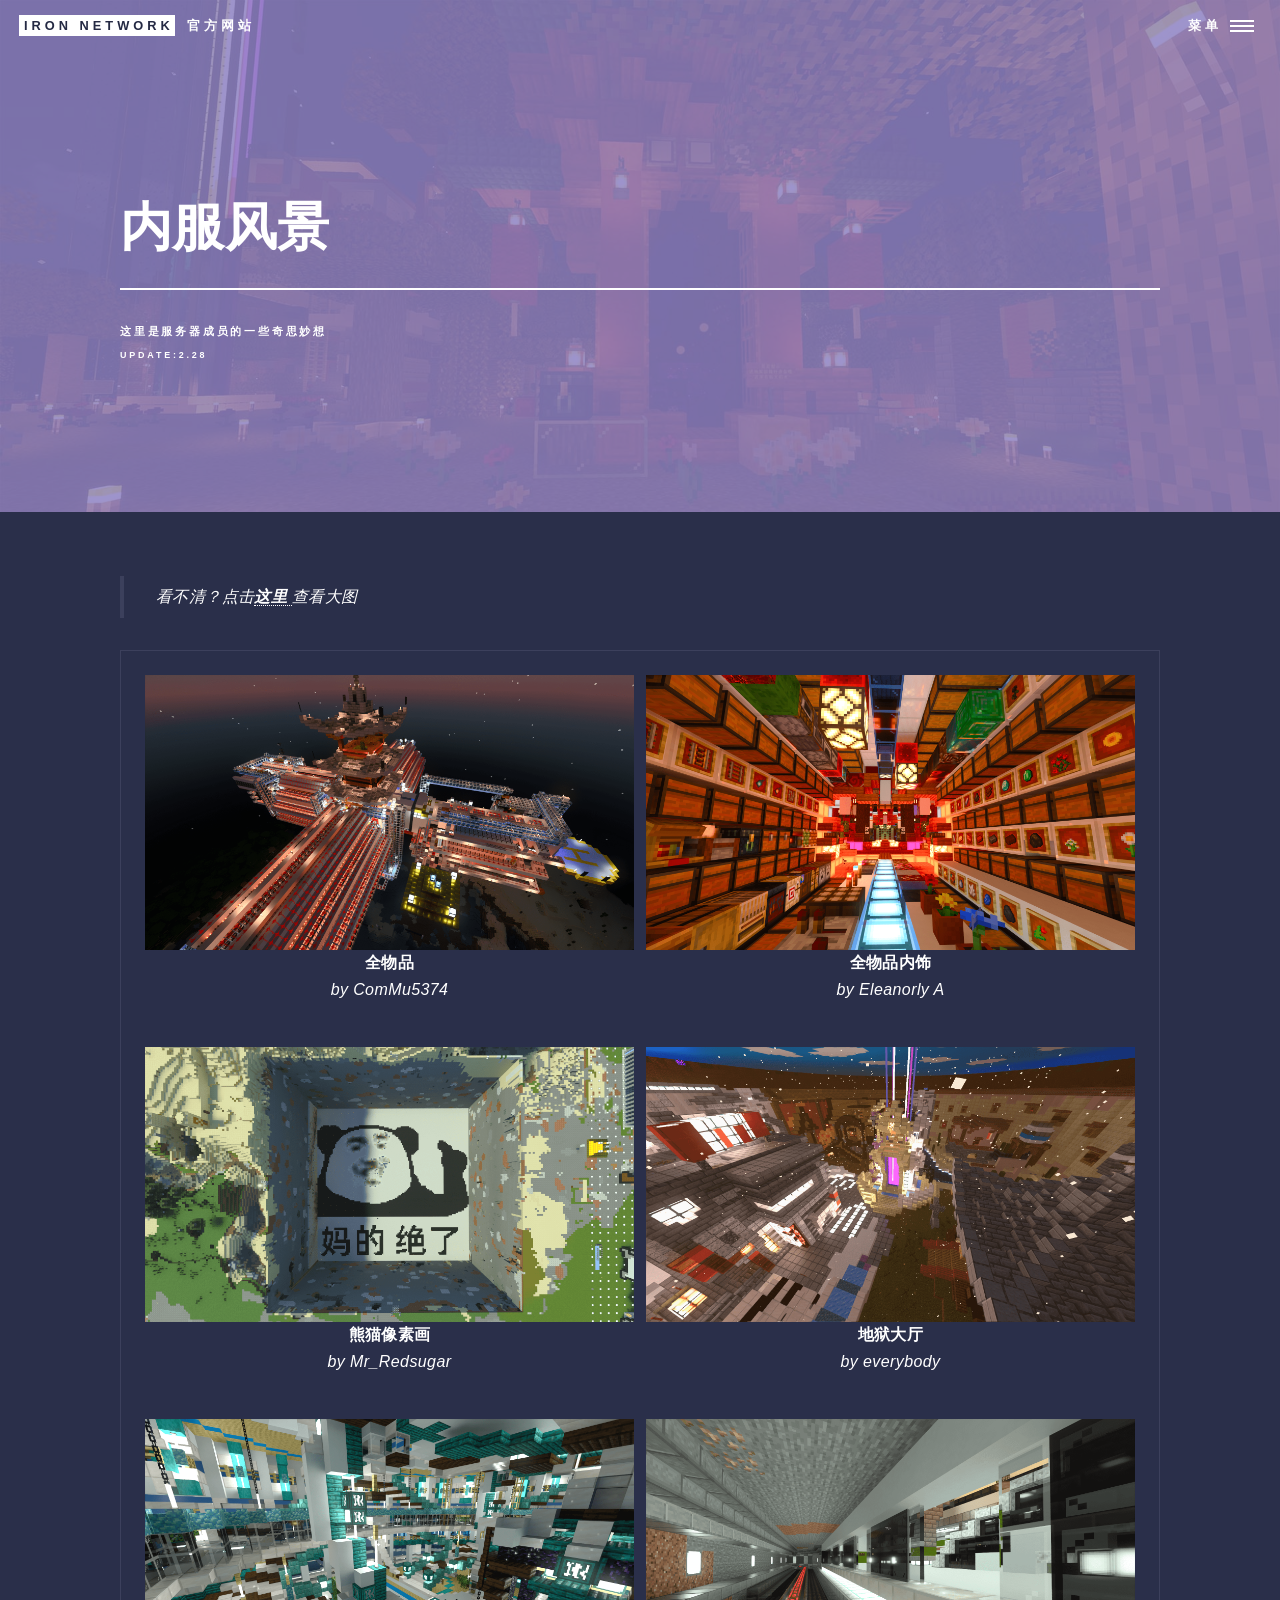
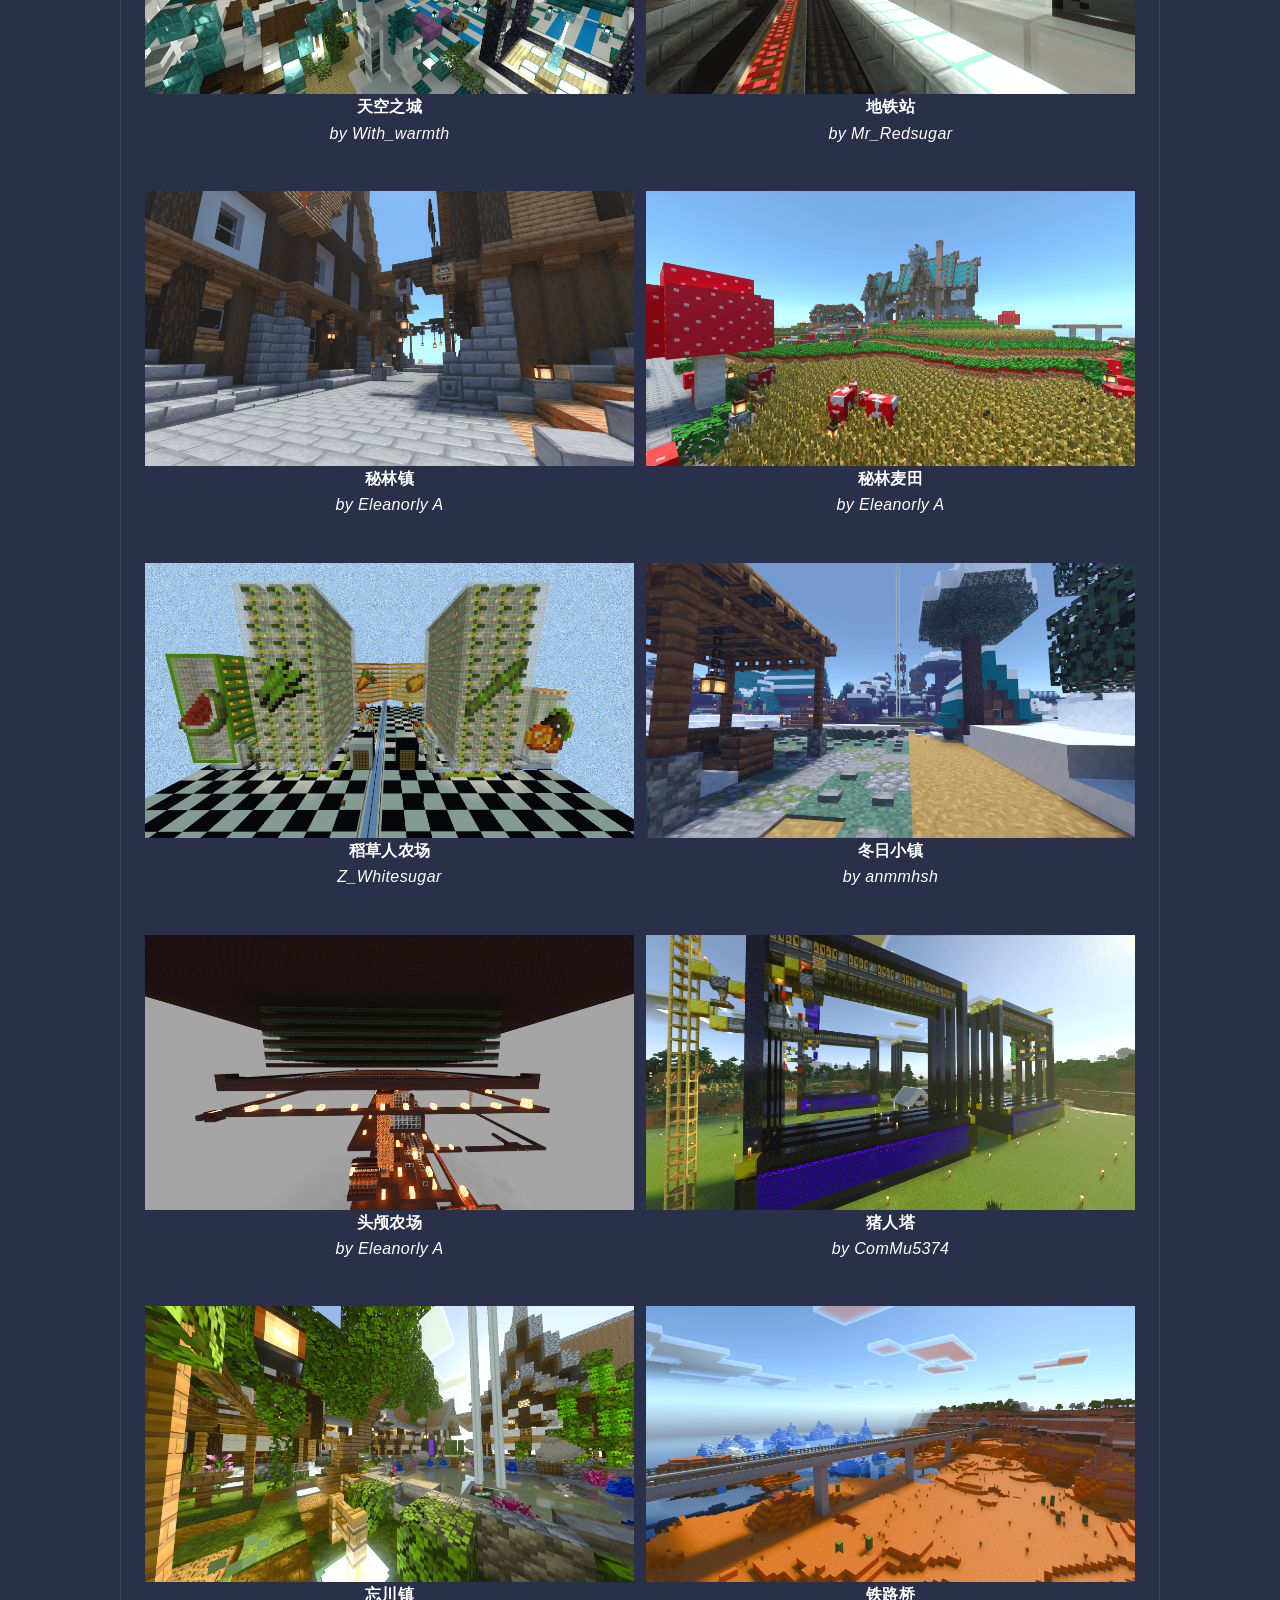
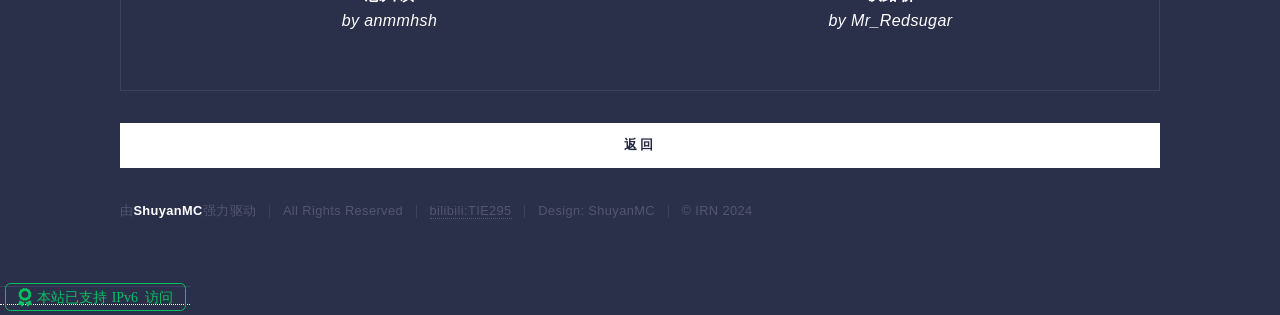
<file: pic.html>
<!DOCTYPE HTML>
<!--
	Forty by HTML5 UP
	html5up.net | @ajlkn
	Free for personal and commercial use under the CCA 3.0 license (html5up.net/license)
-->
<html>
	<head>
			<title>IRON NETWORK | 官方网站</title>
			<meta charset="utf-8" />
			<meta name="keywords" content="喵喵喵,">
			<meta name="viewport" content="width=device-width, initial-scale=1, user-scalable=no" />
			<link rel="stylesheet" href="ty.css" />
			
		</head>
	<body class="is-preload">

		<!-- Wrapper -->
			<div id="wrapper">

				<!-- Header -->
					<header id="header" class="alt">
						<a href="index.html" class="logo"><strong>Iron Network</strong> <span> 官方网站</span></a>
						<nav>
							<a href="#menu">菜单</a>
						</nav>
					</header>

				<!-- Menu -->
					<nav id="menu">
						<ul class="links">
							<li><a href="index.html">首页</a></li>
							<li><a href="team.html">IR team</a></li>
							<li><a href="function.html">便捷功能</a></li>
							<li><a href="404.html">最新动态</a></li>
						</ul>
						<ul class="actions stacked">
							<li><a href="https://qm.qq.com/q/AOsXL2hWg2" class="button primary fit">加入玩家交流群</a></li>
						</ul>
					</nav>
				<!-- Banner -->
				<!-- Note: The "styleN" class below should match that of the header element. -->
					<section id="banner" class="style2">
						<div class="inner">
							<span class="image">
								<img src="images/pic07.jpg" alt="" />
							</span>
							<header class="major">
								<h1>内服风景</h1>
							</header>
							<div class="content">
								<p>这里是服务器成员的一些奇思妙想<br><sub>update:2.28</sub></p>
							</div>
						</div>
					</section>

				<!-- Main -->
					<div id="main">

						<!-- One -->
<div class="inner">
															<blockquote>看不清？点击<b><a href="pic-1.html">这里 </b></a>查看大图</a></blockquote>
															<div class="box">
																<div class="row gtr-50 gtr-uniform">
																	<div class="col-6"><span class="image fit"><img src="images/pic24.png" alt="" /><p align="center"><b>全物品</b><br /><i> by ComMu5374</i></p></span></div>
																	<div class="col-6"><span class="image fit"><img src="images/pic25.png" alt="" /><p align="center"><b>全物品内饰</b><br /><i> by Eleanorly A</i></p></span></div>
																	<div class="col-6"><span class="image fit"><img src="images/pic26.png" alt="" /><p align="center"><b>熊猫像素画</b><br /><i> by Mr_Redsugar</i></p></span></div>
																	<div class="col-6"><span class="image fit"><img src="images/pic27.png" alt="" /><p align="center"><b>地狱大厅</b><br /><i> by everybody</i></p></span></div>
																	<div class="col-6"><span class="image fit"><img src="images/pic28.png" alt="" /><p align="center"><b>天空之城</b><br /><i> by With_warmth</i></p></span></div>
																	<div class="col-6"><span class="image fit"><img src="images/pic29.png" alt="" /><p align="center"><b>地铁站</b><br /><i> by Mr_Redsugar</i></p></span></div>
																	<div class="col-6"><span class="image fit"><img src="images/pic30.png" alt="" /><p align="center"><b>秘林镇</b><br /><i> by Eleanorly A</i></p></span></div>
																	<div class="col-6"><span class="image fit"><img src="images/pic31.png" alt="" /><p align="center"><b>秘林麦田</b><br /><i> by Eleanorly A</i></p></span></div>
																	<div class="col-6"><span class="image fit"><img src="images/pic32.png" alt="" /><p align="center"><b>稻草人农场</b><br /><i> Z_Whitesugar</i></p></span></div>
																	<div class="col-6"><span class="image fit"><img src="images/pic33.png" alt="" /><p align="center"><b>冬日小镇</b><br /><i> by anmmhsh</i></p></span></div>
																	<div class="col-6"><span class="image fit"><img src="images/pic34.png" alt="" /><p align="center"><b>头颅农场</b><br /><i> by Eleanorly A</i></p></span></div>
																	<div class="col-6"><span class="image fit"><img src="images/pic35.png" alt="" /><p align="center"><b>猪人塔</b><br /><i> by ComMu5374</i></p></span></div>
																	<div class="col-6"><span class="image fit"><img src="images/pic36.png" alt="" /><p align="center"><b>忘川镇</b><br /><i> by anmmhsh</i></p></span></div>
																	<div class="col-6"><span class="image fit"><img src="images/pic37.png" alt="" /><p align="center"><b>铁路桥</b></b><br /><i> by Mr_Redsugar</i></p></span></div>
																</div>
															</div>
										<div class="col-6 col-12-small">
											<ul class="actions stacked">
											<li><a href="index.html" class="button primary fit">返回</a></li>
											</ul>
										</div>
										
					<!-- Contact -->
					<footer id="footer">
						<div class="inner">
							<ul class="copyright">
								<li>由<strong>ShuyanMC</strong>强力驱动</li><li>All Rights Reserved</li><li><a href="https://space.bilibili.com/3461577940404347?spm_id_from=333.337.0.0">bilibili:TIE295</a></li><li>Design: ShuyanMC</li><li>&copy; IRN 2024</li>
							</ul>
						</div>
					</footer>

			</div>

		<!-- Scripts -->
	<script src="ty.js"></script>
			<script src="ty2.js"></script>
<a href="https://ipw.cn/ipv6webcheck/?site=cn.hk.zream1.hayfrp.ink" title="本站支持IPv6访问" target='_blank'><img style='display:inline-block;vertical-align:middle' alt="本站支持IPv6访问" src="ipv6-s1.svg"></a>
	</body>
</html>
</file>
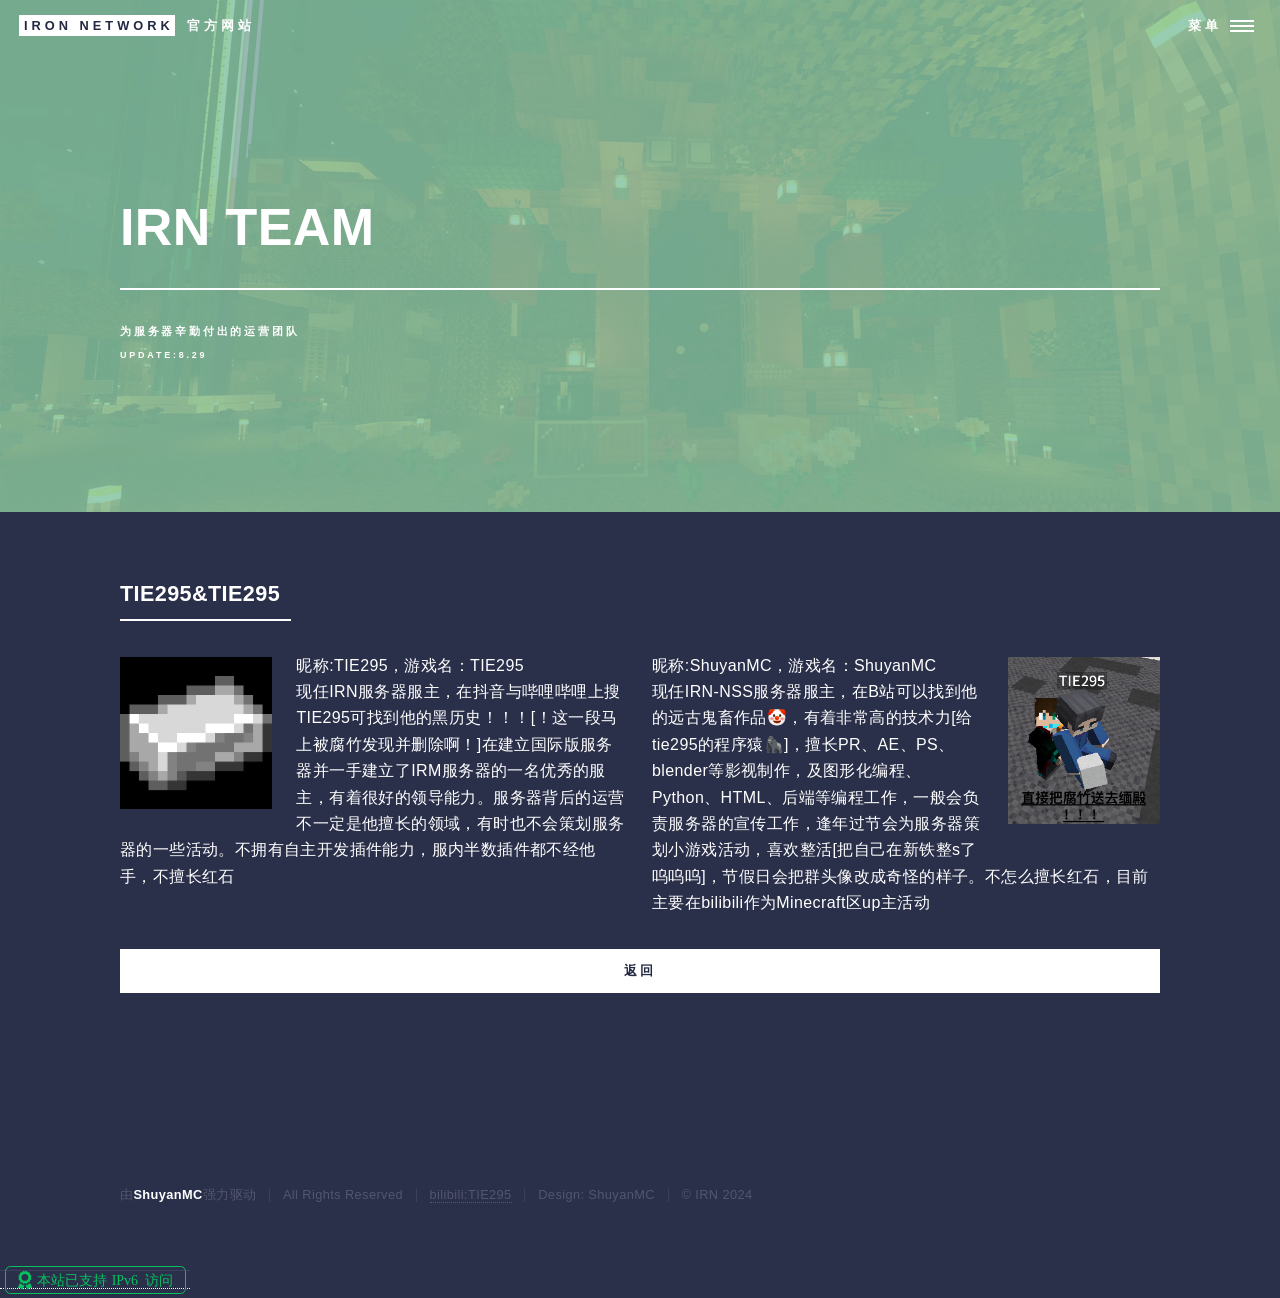
<file: team.html>
<!DOCTYPE HTML>
<!--
	Forty by HTML5 UP
	html5up.net | @ajlkn
	Free for personal and commercial use under the CCA 3.0 license (html5up.net/license)
-->
<html>
	<head>
			<title>IRON NETWORK | 官方网站</title>
			<meta charset="utf-8" />
			<meta name="keywords" content="喵喵喵,">
			<meta name="viewport" content="width=device-width, initial-scale=1, user-scalable=no" />
			<link rel="stylesheet" href="ty.css" />
			
		</head>
	<body class="is-preload">

		<!-- Wrapper -->
			<div id="wrapper">

				<!-- Header -->
					<header id="header" class="alt">
						<a href="index.html" class="logo"><strong>Iron Network</strong> <span> 官方网站</span></a>
						<nav>
							<a href="#menu">菜单</a>
						</nav>
					</header>

				<!-- Menu -->
					<nav id="menu">
						<ul class="links">
							<li><a href="index.html">首页</a></li>
							<li><a href="team.html">IR team</a></li>
							<li><a href="function.html">便捷功能</a></li>
							<li><a href="404.html">最新动态</a></li>
						</ul>
						<ul class="actions stacked">
							<li><a href="https://qm.qq.com/q/AOsXL2hWg2" class="button primary fit">加入玩家交流群</a></li>
						</ul>
					</nav>

				<!-- Banner -->
				<!-- Note: The "styleN" class below should match that of the header element. -->
					<section id="banner" class="style6">
						<div class="inner">
							<span class="image">
								<img src="images/pic07.jpg" alt="" />
							</span>
							<header class="major">
								<h1>IRN TEAM</h1>
							</header>
							<div class="content">
								<p>为服务器辛勤付出的运营团队<br><sub>update:8.29</sub></p>
							</div>
						</div>
					</section>

				<!-- Main -->
					<div id="main">

						<!-- One -->
					<div class="inner">
						<header class="major">
						<h3>TIE295&TIE295</h3>
						</header>
						<div class="row">
							<div class="col-6 col-12-small">
								<p><span class="image left"><img src="images/tie.jpg" alt="" /></span>昵称:TIE295，游戏名：TIE295<br>现任IRN服务器服主，在抖音与哔哩哔哩上搜TIE295可找到他的黑历史！！！[！这一段马上被腐竹发现并删除啊！]在建立国际版服务器并一手建立了IRM服务器的一名优秀的服主，有着很好的领导能力。服务器背后的运营不一定是他擅长的领域，有时也不会策划服务器的一些活动。不拥有自主开发插件能力，服内半数插件都不经他手，不擅长红石</p>
							</div>
							<div class="col-6 col-12-small">
								<p><span class="image right"><img src="666.png" alt="" /></span>昵称:ShuyanMC，游戏名：ShuyanMC<br>现任IRN-NSS服务器服主，在B站可以找到他的远古鬼畜作品🤡，有着非常高的技术力[给tie295的程序猿🦍]，擅长PR、AE、PS、blender等影视制作，及图形化编程、Python、HTML、后端等编程工作，一般会负责服务器的宣传工作，逢年过节会为服务器策划小游戏活动，喜欢整活[把自己在新铁整s了呜呜呜]，节假日会把群头像改成奇怪的样子。不怎么擅长红石，目前主要在bilibili作为Minecraft区up主活动</p>
								</div>
					</div>
					<div class="col-6 col-12-small">
						<ul class="actions stacked">
						<li><a href="index.html" class="button primary fit">返回</a></li>
						</ul>
					</div>
					<iframe src="//player.bilibili.com/player.html?isOutside=true&aid=745778119&bvid=BV1Tk4y1P7ep&cid=1264007697&p=1" scrolling="no" border="0" frameborder="no" framespacing="0" allowfullscreen="false"></iframe>

					<!-- Contact -->
					<footer id="footer">
						<div class="inner">
							<ul class="copyright">
								<li>由<strong>ShuyanMC</strong>强力驱动</li><li>All Rights Reserved</li><li><a href="https://space.bilibili.com/3461577940404347?spm_id_from=333.337.0.0">bilibili:TIE295</a></li><li>Design: ShuyanMC</li><li>&copy; IRN 2024</li>
							</ul>
						</div>
					</footer>

			</div>

		<!-- Scripts -->
			
			<script src="ty.js"></script>
			<script src="ty2.js"></script>
<a href="https://ipw.cn/ipv6webcheck/?site=cn.hk.zream1.hayfrp.ink" title="本站支持IPv6访问" target='_blank'><img style='display:inline-block;vertical-align:middle' alt="本站支持IPv6访问" src="ipv6-s1.svg"></a>
	</body>
</html>
</file>
